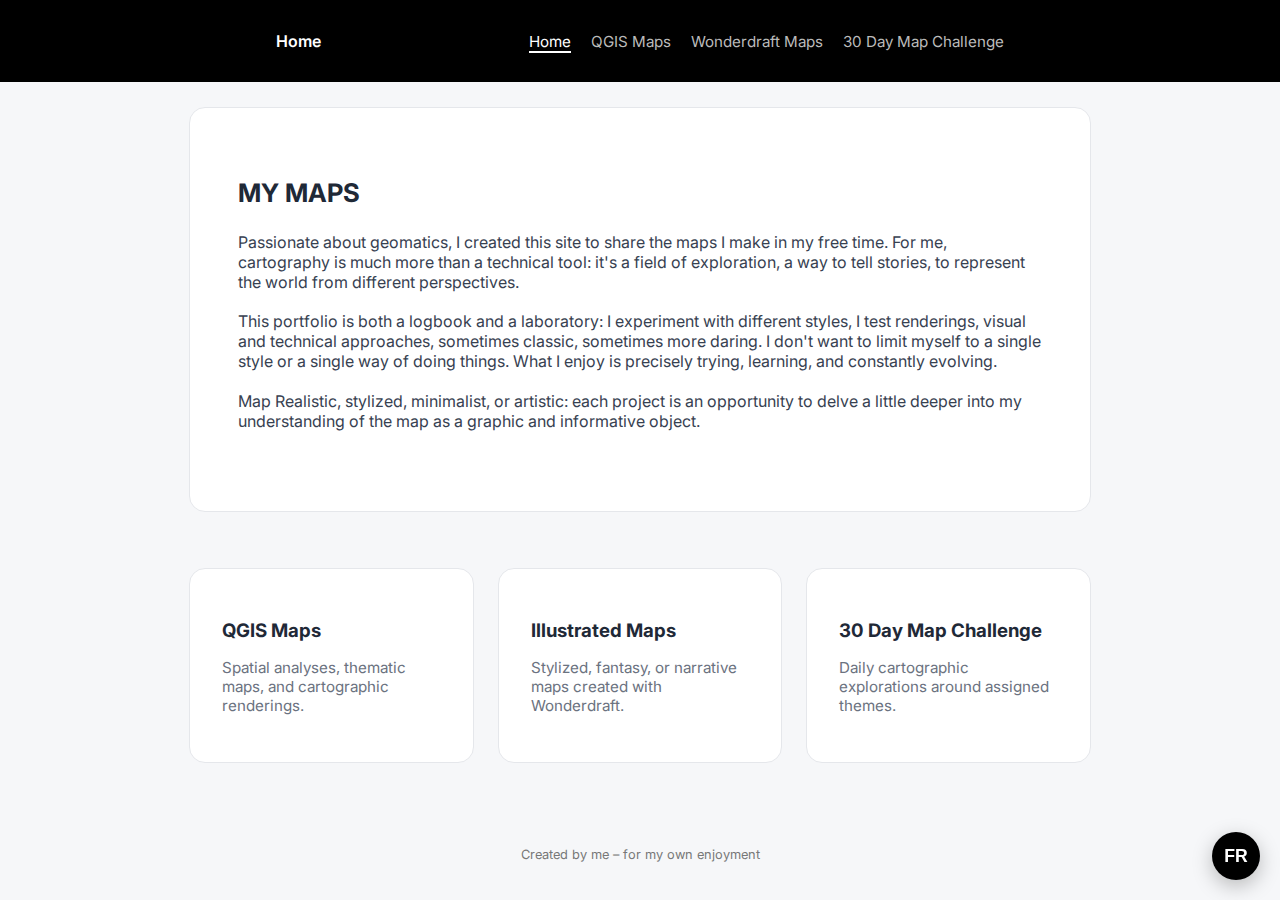
<file: index.html>
<html lang="fr">
<head>
<meta charset="UTF-8">
<title data-i18n="tab_title">Productions cartographiques — QGIS</title>
<title></title>
<meta name="viewport" content="width=device-width, initial-scale=1.0">

<link href="https://fonts.googleapis.com/css2?family=Inter:wght@300;400;600;700&display=swap" rel="stylesheet">
<link href="style/style_general.css" rel="stylesheet">
<link href="style/style_index.css" rel="stylesheet">
</head>

<body>
	<header class="site-header">
	    <nav class="nav">
	        <div class="nav-left">
	            <span data-i18n="nav_accueil" class="site-title"></span>
	        </div>
	        <ul class="nav-links">
	            <li><a data-i18n="nav_accueil" href="index.html" class="active"></a></li>
	            <li><a data-i18n="nav_qgis" href="qgismaps.html"></a></li>
	            <li><a data-i18n="nav_wonderdraft" href="wonderdraftmaps.html"></a></li>
				<li><a data-i18n="nav_30dmc" href="30daymapchallenge.html"></a></li>
	        </ul>
		</nav>
		<div class="lang-switch">
			<button id="lang-btn">FR</button>
			<ul id="lang-list">
				<li data-lang="fr">FR</li>
				<li data-lang="en">EN</li>
				<li data-lang="zh">ZH</li>
			</ul>
		</div>
	</header>

<main>
	<section class="about">
		<h2 data-i18n="title"></h2>
		<p data-i18n="texte1"></p>
		<p data-i18n="texte2"></p>
		<p data-i18n="texte3"></p>
		<p class="signature"></p>
	</section>
	
	<section class="sections-grid">
		<a href="qgismaps.html" class="section-card">
			<h3 data-i18n="mini_qgis"></h3>
			<p data-i18n="mini_qgis_desc"></p>
		</a>
		<a href="wonderdraftmaps.html" class="section-card">
			<h3 data-i18n="mini_wonderdraft"></h3>
			<p data-i18n="mini_wonderdraft_desc"></p>
		</a>
		<a href="30daymapchallenge.html" class="section-card">
			<h3 data-i18n="mini_30dmc"></h3>
			<p data-i18n="mini_30dmc_desc"></p>
		</a>
	</section>
</main>

<footer  data-i18n="footer" class="site-footer"></footer>

<!-- OUVRIR / FERMER LE BOUTON DE LANGUE -->
<script>
const langSwitch = document.querySelector('.lang-switch');
const langBtn = document.getElementById('lang-btn');

langBtn.addEventListener('click', () => {
  langSwitch.classList.toggle('open');
});

document.querySelectorAll('#lang-list li').forEach(item => {
  item.addEventListener('click', () => {
    const selectedLang = item.dataset.lang;

    setLang(selectedLang);
    langSwitch.classList.remove('open');
  });
});
</script>

<!-- CHANGEMENT DE LANGUE -->
<script src="langues/index_cartographie.js"></script>

</body>
</html>
</file>
<file: style/style_general.css>
:root{
  --bg:#f6f7f9;
  --card:#ffffff;
  --text:#1f2937;
  --muted:#6b7280;
  --accent:#2563eb;
  --border:#e5e7eb;
}

*{box-sizing:border-box}

body{
  margin:0;
  font-family:Inter,sans-serif;
  background:var(--bg);
  color:var(--text);
}

#intro{
  text-align:center;
  padding:4rem 1.5rem 3rem;
}

#intro h1{
  font-size:2.6rem;
  font-weight:700;
  margin-bottom:0.5rem;
}

#intro p{
  max-width:850px;
  margin:auto;
  color:var(--muted);
}


/* NAV */
        .site-header {
            background: #111;
            position: sticky;
            top: 0;
            z-index: 1000;
			position: relative;
			background: #000;
        }
        .nav {
            max-width: 60%;
            margin: auto;
            padding: 15px 20px;
            display: flex;
            justify-content: space-between;
            align-items: center;
        }
        .nav-left {
            display: flex;
            align-items: center;
            gap: 15px;
        }

        .site-title {
            font-weight: 600;
            color: white;
        }
        .nav-links {
            display: flex;
            list-style: none;
            gap: 20px;
        }
        .nav-links a {
            color: #bbb;
            text-decoration: none;
            font-size: 0.95em;
        }
        .nav-links a:hover,
        .nav-links a.active {
            color: white;
            border-bottom: 2px solid white;
        }

		.lang-switch {
		  position: fixed;
		  bottom: 20px;
		  right: 20px;
		  z-index: 1000;
		}

		#lang-btn {
		  width: 48px;
		  height: 48px;
		  border-radius: 50%;
		  background: #000;
		  color: #fff;
		  border: none;
		  font-weight: 600;
		  cursor: pointer;
		  transition: 
			  background 0.25s ease,
			  color 0.25s ease,
			  border-radius 0.25s ease;
		  box-shadow: 0 6px 20px rgba(0,0,0,0.25);
		  font-size:1.1rem;
		}


		@media (max-width: 768px) {
		  .lang-switch {
			position: absolute;
			top: 50%;
			right: 16px;
			bottom: auto;
			transform: translateY(-50%);
		  }
		  #lang-btn {
			background: #fff;
			color: #000;
			box-shadow: none;
			border: 1px solid rgba(0,0,0,0.15);
		  }
		  #lang-btn {
			border: 1px solid rgba(0,0,0,0.15);
		  }
		  #lang-list {
			top: 48px;
			bottom: auto;
			background: #fff;
			transform: translateY(-10px);
			transition: opacity 0.2s ease, transform 0.2s ease;

		  }
		  #lang-list li {
			color: #000;
		  }
		  #lang-list li:hover {
			background: #f0f0f0;
		  }
		}

		.lang-switch.open #lang-btn {
		  border-radius: 12px;
		}
		.lang-switch.open #lang-btn {
		  border-radius: 8px;
		}

		#lang-list {
		  position: absolute;
		  right: 0;
		  bottom: 56px;
		  background: #000;
		  list-style: none;
		  padding: 8px 0;
		  margin: 0;
		  border-radius: 12px;
		  opacity: 0;
		  pointer-events: none;
		  transform: translateY(10px);
		  transition: opacity 0.25s ease, transform 0.25s ease;
		}

		.lang-switch.open #lang-list {
		  opacity: 1;
		  pointer-events: auto;
		  transform: translateY(0);
		}

		#lang-list li {
		  padding: 8px 16px;
		  max-width: 48px;
		  color: #fff;
		  cursor: pointer;
		}
		#lang-btn:hover {
		  transform: scale(1.05);
		}
		#lang-list li:hover {
		  background: #222;
		}

/* FOOTER */
.site-footer {
	text-align: center;
	padding: 20px;
	font-size: 0.8em;
	color: #777;
}
</file>
<file: style/style_index.css>
main{
  max-width:950px;
  margin:auto;
  padding:0 1.5rem 4rem;
  display:flex;
  flex-direction:column;
  gap:3.5rem;
}

.about{
  background:var(--card);
  padding:3rem;
  border-radius:16px;
  border:1px solid var(--border);
  margin-top: 25px;
}

.about h2{
  font-size:1.6rem;
  margin-bottom:1.5rem;
}

.about p{
  margin-bottom:1.2rem;
  color:#374151;
}

.signature{
  margin-top:2rem;
  font-style:italic;
}

.sections-grid{
  display:grid;
  grid-template-columns:repeat(auto-fit,minmax(250px,1fr));
  gap:1.5rem;
}

.section-card{
  background:var(--card);
  padding:2rem;
  border-radius:16px;
  border:1px solid var(--border);
  text-decoration:none;
  color:var(--text);
  transition:transform 0.2s ease, box-shadow 0.2s ease;
}

.section-card h3{
  margin-bottom:0.5rem;
}

.section-card p{
  color:var(--muted);
  font-size:0.95rem;
}

.section-card:hover{
  transform:translateY(-4px);
  box-shadow:0 10px 25px rgba(0,0,0,0.06);
}
</file>
